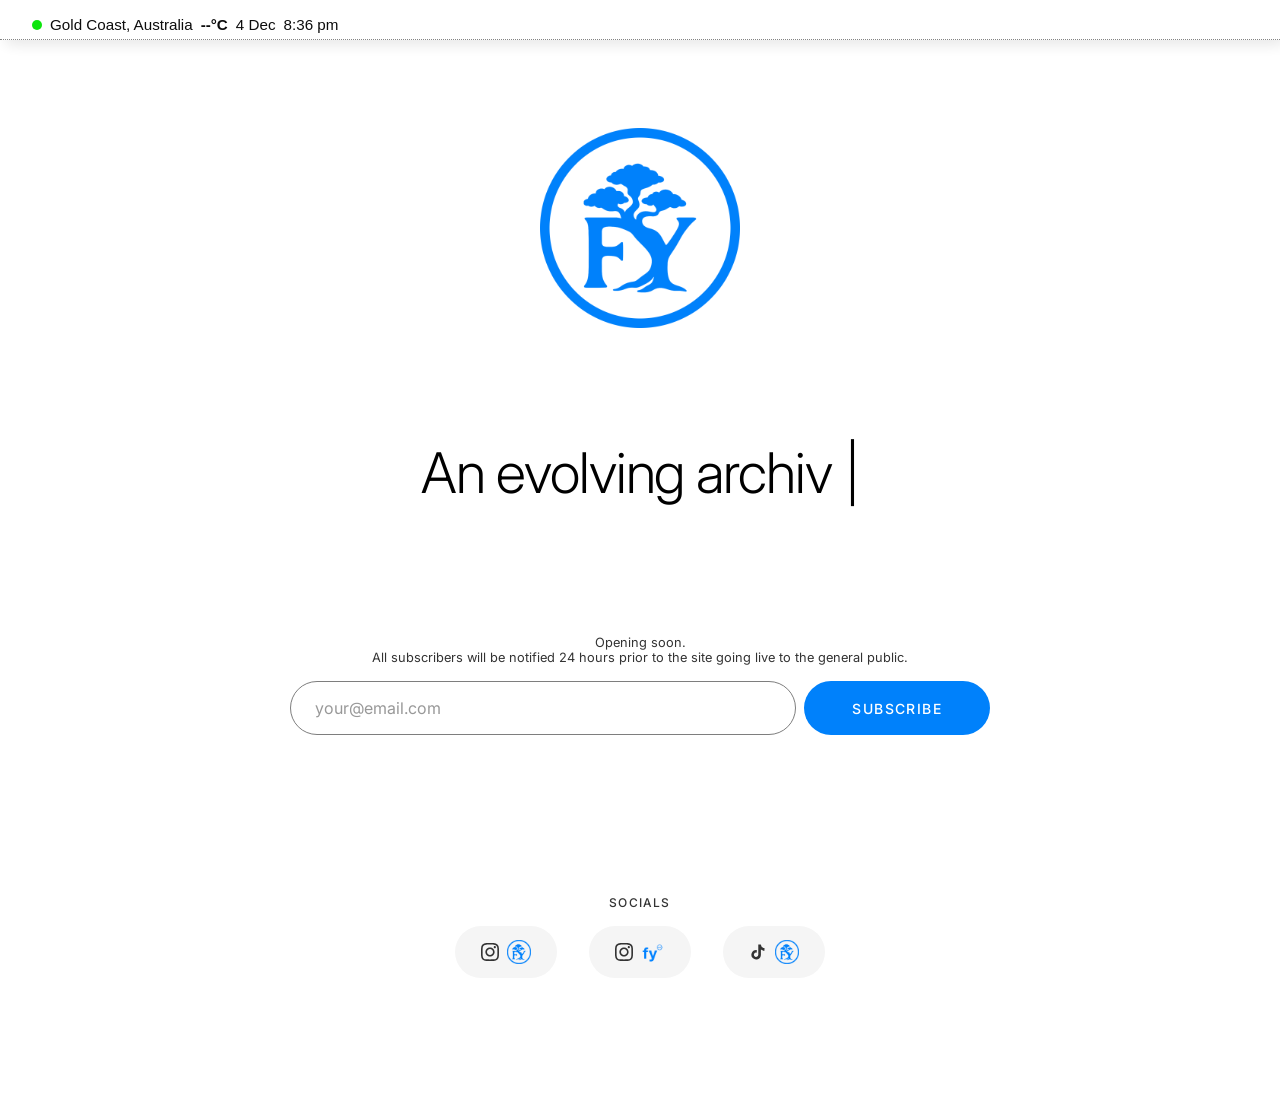
<file: index.html>
<!DOCTYPE html>
<html lang="en">
<head>
    <meta charset="UTF-8">
    <meta name="viewport" content="width=device-width, initial-scale=1.0, maximum-scale=1.0, user-scalable=no, viewport-fit=cover">
    <meta name="apple-mobile-web-app-capable" content="yes">
    <meta name="apple-mobile-web-app-status-bar-style" content="black-translucent">
    <meta name="format-detection" content="telephone=no">
    <title>FUTUREYOU</title>
    <meta name="description" content="Our department of research identifying creative works from around the world.">

    <!-- Favicon -->
    <link rel="icon" type="image/png" href="./public/futureyou-logo-green.png">
    <link rel="apple-touch-icon" href="./public/futureyou-logo-green.png">

    <!-- Google Fonts - Inter -->
    <link rel="preconnect" href="https://fonts.googleapis.com">
    <link rel="preconnect" href="https://fonts.gstatic.com" crossorigin>
    <link href="https://fonts.googleapis.com/css2?family=Inter:wght@300;400;500;600&display=swap" rel="stylesheet">

    <link rel="stylesheet" href="styles.css">
</head>
<body>
    <navbar class="site-navbar">
        <!-- This holds the live location, date, and time -->
  <div class="header-meta">
    <!-- This small green dot copies that Hidden-style live status look -->
    <span class="status-dot"></span> 
    <!-- This is where JavaScript will insert the timezone/location text -->
    <span id="header-location">Gold Coast</span>
    <span id="header-temp">--°C</span>
    <!-- Date and time grouped so they stay on the same line when wrapping -->
    <span class="header-datetime"><span id="header-date">Loading date...</span><span id="header-time">Loading time...</span></span>
  </div>
  </navbar>
    <main class="gallery-container">
        <!-- Logo Section -->
        <header class="logo-section">
            <a href="archive.html"><img src="./public/futureyou-logo-green.png" alt="Future You" class="brand-logo"></a>
        </header>

        <!-- Tagline -->
        <section class="tagline-section">
            <h1 class="tagline">
                <span id="typewriter"></span>
                <span class="cursor">|</span>
            </h1>
        </section>

        <!-- Description 
        <section class="description-section">
            <p class="description">Our department of research identifying creative works from around the world.</p>
        </section> -->

       <!-- <a class="home-btn" href="archive.html">Enter</a>-->

        <!-- Email Form -->
        <section class="email-section">
            <div class="email-home-form-text">
                <p>Opening soon.</p><span>
                    <p>All subscribers will be notified 24 hours prior to the site going live to the general public.</p>
                </span>
              </div>
            <div id="mc_embed_signup">
                <form action="https://futureyoupsd.us2.list-manage.com/subscribe/post?u=0abd978b85418b3a0f5584ee5&amp;id=96c06edeb6&amp;f_id=0019c2e1f0"
                      method="post"
                      id="mc-embedded-subscribe-form"
                      name="mc-embedded-subscribe-form"
                      class="validate email-form"
                      novalidate>
                    <div class="form-group">
                        <input type="email"
                               name="EMAIL"
                               class="required email"
                               id="mce-EMAIL"
                               required
                               placeholder="your@email.com"
                               aria-label="Email address">
                        <button type="submit"
                                name="subscribe"
                                id="mc-embedded-subscribe"
                                class="subscribe-btn">
                            Subscribe
                        </button>
                    </div>

                    <!-- Honeypot field -->
                    <div aria-hidden="true" style="position: absolute; left: -5000px;">
                        <input type="text" name="b_0abd978b85418b3a0f5584ee5_96c06edeb6" tabindex="-1" value="">
                    </div>

                    <!-- Response messages -->
                    <div id="mce-responses" class="clear foot">
                        <div class="response" id="mce-error-response" style="display: none;"></div>
                        <div class="response" id="mce-success-response" style="display: none;"></div>
                    </div>
                </form>
            </div>
        </section>

        <!-- Footer -->
        <footer class="gallery-footer">
            <h4 class="footer-heading">Socials</h4>
            <div class="social-links">
                <a href="https://www.instagram.com/futureyou.rsrch/" target="_blank" rel="noopener noreferrer" class="social-link">
                    <svg class="social-icon" viewBox="0 0 24 24" fill="currentColor">
                        <path d="M12 2.163c3.204 0 3.584.012 4.85.07 3.252.148 4.771 1.691 4.919 4.919.058 1.265.069 1.645.069 4.849 0 3.205-.012 3.584-.069 4.849-.149 3.225-1.664 4.771-4.919 4.919-1.266.058-1.644.07-4.85.07-3.204 0-3.584-.012-4.849-.07-3.26-.149-4.771-1.699-4.919-4.92-.058-1.265-.07-1.644-.07-4.849 0-3.204.013-3.583.07-4.849.149-3.227 1.664-4.771 4.919-4.919 1.266-.057 1.645-.069 4.849-.069zm0-2.163c-3.259 0-3.667.014-4.947.072-4.358.2-6.78 2.618-6.98 6.98-.059 1.281-.073 1.689-.073 4.948 0 3.259.014 3.668.072 4.948.2 4.358 2.618 6.78 6.98 6.98 1.281.058 1.689.072 4.948.072 3.259 0 3.668-.014 4.948-.072 4.354-.2 6.782-2.618 6.979-6.98.059-1.28.073-1.689.073-4.948 0-3.259-.014-3.667-.072-4.947-.196-4.354-2.617-6.78-6.979-6.98-1.281-.059-1.69-.073-4.949-.073zm0 5.838c-3.403 0-6.162 2.759-6.162 6.162s2.759 6.163 6.162 6.163 6.162-2.759 6.162-6.163c0-3.403-2.759-6.162-6.162-6.162zm0 10.162c-2.209 0-4-1.79-4-4 0-2.209 1.791-4 4-4s4 1.791 4 4c0 2.21-1.791 4-4 4zm6.406-11.845c-.796 0-1.441.645-1.441 1.44s.645 1.44 1.441 1.44c.795 0 1.439-.645 1.439-1.44s-.644-1.44-1.439-1.44z"/>
                    </svg>
                    <img src="./public/futureyou-logo-green.png" alt="FutureYou Research Department" class="brand-icon">
                </a>
                <a href="https://www.instagram.com/futureyou.psd/" target="_blank" rel="noopener noreferrer" class="social-link">
                    <svg class="social-icon" viewBox="0 0 24 24" fill="currentColor">
                        <path d="M12 2.163c3.204 0 3.584.012 4.85.07 3.252.148 4.771 1.691 4.919 4.919.058 1.265.069 1.645.069 4.849 0 3.205-.012 3.584-.069 4.849-.149 3.225-1.664 4.771-4.919 4.919-1.266.058-1.644.07-4.85.07-3.204 0-3.584-.012-4.849-.07-3.26-.149-4.771-1.699-4.919-4.92-.058-1.265-.07-1.644-.07-4.849 0-3.204.013-3.583.07-4.849.149-3.227 1.664-4.771 4.919-4.919 1.266-.057 1.645-.069 4.849-.069zm0-2.163c-3.259 0-3.667.014-4.947.072-4.358.2-6.78 2.618-6.98 6.98-.059 1.281-.073 1.689-.073 4.948 0 3.259.014 3.668.072 4.948.2 4.358 2.618 6.78 6.98 6.98 1.281.058 1.689.072 4.948.072 3.259 0 3.668-.014 4.948-.072 4.354-.2 6.782-2.618 6.979-6.98.059-1.28.073-1.689.073-4.948 0-3.259-.014-3.667-.072-4.947-.196-4.354-2.617-6.78-6.979-6.98-1.281-.059-1.69-.073-4.949-.073zm0 5.838c-3.403 0-6.162 2.759-6.162 6.162s2.759 6.163 6.162 6.163 6.162-2.759 6.162-6.163c0-3.403-2.759-6.162-6.162-6.162zm0 10.162c-2.209 0-4-1.79-4-4 0-2.209 1.791-4 4-4s4 1.791 4 4c0 2.21-1.791 4-4 4zm6.406-11.845c-.796 0-1.441.645-1.441 1.44s.645 1.44 1.441 1.44c.795 0 1.439-.645 1.439-1.44s-.644-1.44-1.439-1.44z"/>
                    </svg>
                    <img src="./public/fypsd26logo.png" alt="FutureYou PSD" class="brand-icon">
                </a>
                <a href="https://www.tiktok.com/@futureyou_rsrchdpt" target="_blank" rel="noopener noreferrer" class="social-link">
                    <svg class="social-icon" viewBox="0 0 24 24" fill="currentColor">
                        <path d="M19.59 6.69a4.83 4.83 0 0 1-3.77-4.25V2h-3.45v13.67a2.89 2.89 0 0 1-5.2 1.74 2.89 2.89 0 0 1 2.31-4.64 2.93 2.93 0 0 1 .88.13V9.4a6.84 6.84 0 0 0-1-.05A6.33 6.33 0 0 0 5 20.1a6.34 6.34 0 0 0 10.86-4.43v-7a8.16 8.16 0 0 0 4.77 1.52v-3.4a4.85 4.85 0 0 1-1-.1z"/>
                    </svg>
                    <img src="./public/futureyou-logo-green.png" alt="FutureYou Research Department" class="brand-icon">
                </a>
            </div>
        </footer>
    </main>

    <script src="script.js"></script>
</body>
</html>
</file>
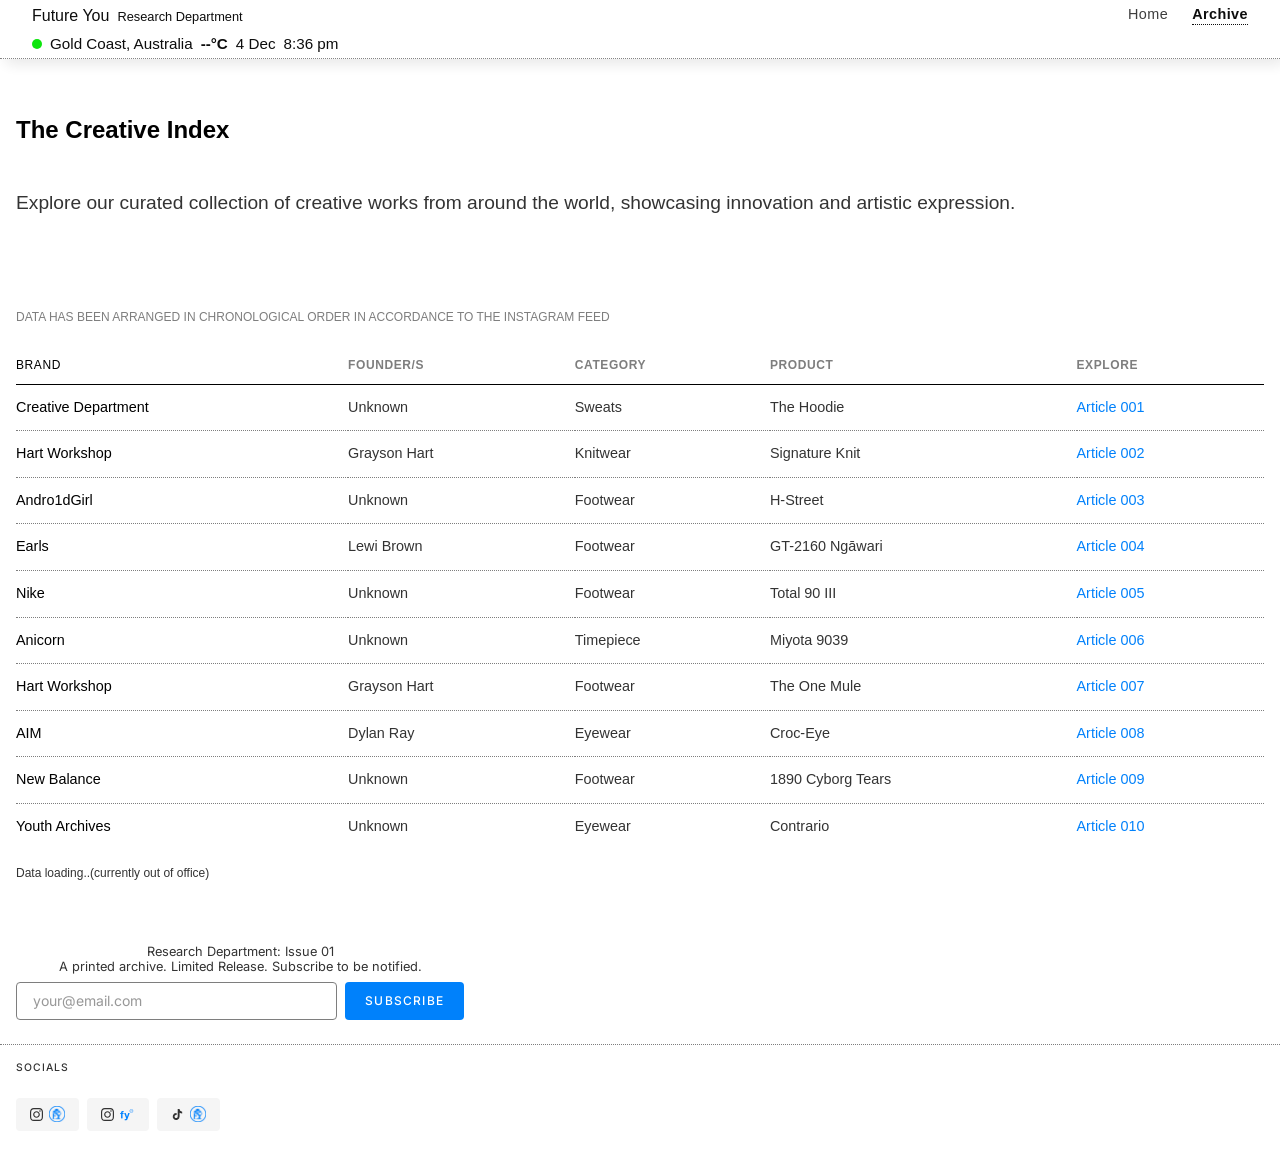
<file: archive.html>
<!DOCTYPE html>
<html lang="en">
<head>
    <meta charset="UTF-8">
    <meta name="viewport" content="width=device-width, initial-scale=1.0, maximum-scale=1.0, user-scalable=no, viewport-fit=cover">
    <meta name="apple-mobile-web-app-capable" content="yes">
    <meta name="apple-mobile-web-app-status-bar-style" content="black-translucent">
    <meta name="format-detection" content="telephone=no">
    <title>FUTUREYOU - A Creative Index</title>
    <meta name="description" content="Our department of research identifying creative works from around the world.">

    <!-- Favicon -->
    <link rel="icon" type="image/png" href="./public/futureyou-logo-green.png">
    <link rel="apple-touch-icon" href="./public/futureyou-logo-green.png">

    <!-- Google Fonts - Inter -->
    <link rel="preconnect" href="https://fonts.googleapis.com">
    <link rel="preconnect" href="https://fonts.gstatic.com" crossorigin>
    <link href="https://fonts.googleapis.com/css2?family=Inter:wght@300;400;500;600&display=swap" rel="stylesheet">

    <link rel="stylesheet" href="styles.css">
</head>
<body>
  
    <!-- ====== Top Navbar ====== -->
    <navbar class="site-navbar">
      <div class="navbar-top-row">
        <div class="brand">
          <a class="wordmark" href="index.html">Future You</a>
          <span class="byline">Research Department</span>
        </div>
        <nav class="desktop-nav">
          <a class="desktop-nav-link" href="index.html">Home</a>
          <a class="desktop-nav-link active" href="archive.html">Archive</a>
        </nav>
        <button class="hamburger" id="hamburger" aria-label="Open menu" aria-expanded="false">[Menu]</button>
      </div>

      <!-- This holds the live location, date, and time -->
      <div class="header-meta">
        <span class="status-dot"></span>
        <span id="header-location">Gold Coast</span>
        <span id="header-temp">--°C</span>
        <span class="header-datetime"><span id="header-date">Loading date...</span><span id="header-time">Loading time...</span></span>
      </div>
    </navbar>
    <!-- End Navbar -->

    <!-- ====== Mobile Menu Drawer ====== -->
    <div class="mobile-menu" id="mobile-menu" aria-hidden="true">
      <button class="mobile-menu-close" id="mobile-menu-close" aria-label="Close menu">[Close]</button>
      <nav class="mobile-nav">
        <a class="mobile-nav-link" href="index.html">Home</a>
        <a class="mobile-nav-link active" href="archive.html">Archive</a>
      </nav>
    </div>
    <div class="mobile-menu-overlay" id="mobile-menu-overlay"></div>
  <!-- ====== Main Content ====== -->
    <main>
        <section class="archive-section">
            <h1 class="archive-header">The Creative Index</h1>
            <p class="archive-description">Explore our curated collection of creative works from around the world, showcasing innovation and artistic expression.</p>
            <div class="archive-table-wrapper">
              <table class="archive-table">
                <thead>
                  <legend>DATA HAS BEEN ARRANGED IN CHRONOLOGICAL ORDER IN ACCORDANCE TO THE INSTAGRAM FEED</legend>
                  <tr>
                    <th class="table brand">Brand</th>
                    <th class="table founder">Founder/s</th>
                    <th class="table category">Category</th>
                    <th class="table product">Product</th>
                    <th class="table explore">Explore</th>
                  </tr>
                </thead>
                <tbody>
                  <tr>
                    <td>Creative Department</td>
                    <td>Unknown</td>
                    <td>Sweats</td>
                    <td>The Hoodie</td>
                    <td><a>Article 001</a></td>
                  </tr>

                  <tr>
                    <td>Hart Workshop</td>
                    <td>Grayson Hart</td>
                    <td>Knitwear</td>
                    <td>Signature Knit</td>
                    <td><a>Article 002</a></td>
                  </tr>

                  <tr>
                    <td>
                      Andro1dGirl</td>
                    <td>Unknown</td>
                    <td>Footwear</td>
                    <td>H-Street</td>
                    <td><a>Article 003</a></td>
                  </tr>

                  <tr>
                    <td>Earls</td>
                    <td>Lewi Brown</td>
                    <td>Footwear</td>
                    <td>GT-2160
                      Ngāwari </td>
                    <td><a>Article 004</a></td>
                  </tr>

                  <tr>
                    <td>Nike</td>
                    <td>Unknown</td>
                    <td>Footwear</td>
                    <td>Total 90 III</td>
                    <td><a>Article 005</a></td>
                  </tr>

                  <tr>
                    <td>Anicorn</td>
                    <td>Unknown</td>
                    <td>Timepiece</td>
                    <td>Miyota 9039</td>
                    <td><a>Article 006</a></td>
                  </tr>

                  <tr>
                    <td>Hart Workshop</td>
                    <td>Grayson Hart</td>
                    <td>Footwear</td>
                    <td>The One Mule</td>
                    <td><a>Article 007</a></td>
                  </tr>

                  <tr>
                    <td>AIM</td>
                    <td>Dylan Ray</td>
                    <td>Eyewear</td>
                    <td>Croc-Eye</td>
                    <td><a>Article 008</a></td>
                  </tr>

                  <tr>
                    <td>New Balance</td>
                    <td>Unknown</td>
                    <td>Footwear</td>
                    <td>1890 Cyborg Tears</td>
                    <td><a>Article 009</a></td>
                  </tr>

                  <tr>
                    <td>Youth Archives</td>
                    <td>Unknown</td>
                    <td>Eyewear</td>
                    <td>Contrario</td>
                    <td><a>Article 010</a></td>
                  </tr>
                  
                  <!-- More rows can be added here -->
                </tbody>
              </table>
              <p class="table-footer-text">Data loading..(currently out of office)</p>
            </div>
        </section>

        <!-- Email Form -->
        <section class="email-section archive-email-section">
          <div class="email-form-text">
            <p>Research Department: Issue 01</p><span>A printed archive. Limited Release.</span> <p>Subscribe to be notified.</p>
          </div>
            <div id="mc_embed_signup">
                <form action="https://futureyoupsd.us2.list-manage.com/subscribe/post?u=0abd978b85418b3a0f5584ee5&amp;id=96c06edeb6&amp;f_id=0019c2e1f0"
                      method="post"
                      id="mc-embedded-subscribe-form"
                      name="mc-embedded-subscribe-form"
                      class="validate email-form"
                      novalidate>
                    <div class="form-group">
                        <input type="email"
                               name="EMAIL"
                               class="required email"
                               id="mce-EMAIL"
                               required
                               placeholder="your@email.com"
                               aria-label="Email address">
                        <button type="submit"
                                name="subscribe"
                                id="mc-embedded-subscribe"
                                class="subscribe-btn">
                            Subscribe
                        </button>
                    </div>

                    <!-- Honeypot field -->
                    <div aria-hidden="true" style="position: absolute; left: -5000px;">
                        <input type="text" name="b_0abd978b85418b3a0f5584ee5_96c06edeb6" tabindex="-1" value="">
                    </div>

                    <!-- Response messages -->
                    <div id="mce-responses" class="clear foot">
                        <div class="response" id="mce-error-response" style="display: none;"></div>
                        <div class="response" id="mce-success-response" style="display: none;"></div>
                    </div>
                </form>
            </div>
        </section>

        <!-- Footer -->
        <footer class="gallery-footer archive-footer">
            <h4 class="footer-heading">Socials</h4>
            <div class="social-links">
                <a href="https://www.instagram.com/futureyou.rsrch/" target="_blank" rel="noopener noreferrer" class="social-link">
                    <svg class="social-icon" viewBox="0 0 24 24" fill="currentColor">
                        <path d="M12 2.163c3.204 0 3.584.012 4.85.07 3.252.148 4.771 1.691 4.919 4.919.058 1.265.069 1.645.069 4.849 0 3.205-.012 3.584-.069 4.849-.149 3.225-1.664 4.771-4.919 4.919-1.266.058-1.644.07-4.85.07-3.204 0-3.584-.012-4.849-.07-3.26-.149-4.771-1.699-4.919-4.92-.058-1.265-.07-1.644-.07-4.849 0-3.204.013-3.583.07-4.849.149-3.227 1.664-4.771 4.919-4.919 1.266-.057 1.645-.069 4.849-.069zm0-2.163c-3.259 0-3.667.014-4.947.072-4.358.2-6.78 2.618-6.98 6.98-.059 1.281-.073 1.689-.073 4.948 0 3.259.014 3.668.072 4.948.2 4.358 2.618 6.78 6.98 6.98 1.281.058 1.689.072 4.948.072 3.259 0 3.668-.014 4.948-.072 4.354-.2 6.782-2.618 6.979-6.98.059-1.28.073-1.689.073-4.948 0-3.259-.014-3.667-.072-4.947-.196-4.354-2.617-6.78-6.979-6.98-1.281-.059-1.69-.073-4.949-.073zm0 5.838c-3.403 0-6.162 2.759-6.162 6.162s2.759 6.163 6.162 6.163 6.162-2.759 6.162-6.163c0-3.403-2.759-6.162-6.162-6.162zm0 10.162c-2.209 0-4-1.79-4-4 0-2.209 1.791-4 4-4s4 1.791 4 4c0 2.21-1.791 4-4 4zm6.406-11.845c-.796 0-1.441.645-1.441 1.44s.645 1.44 1.441 1.44c.795 0 1.439-.645 1.439-1.44s-.644-1.44-1.439-1.44z"/>
                    </svg>
                    <img src="./public/futureyou-logo-green.png" alt="FutureYou Research Department" class="brand-icon">
                </a>
                <a href="https://www.instagram.com/futureyou.psd/" target="_blank" rel="noopener noreferrer" class="social-link">
                    <svg class="social-icon" viewBox="0 0 24 24" fill="currentColor">
                        <path d="M12 2.163c3.204 0 3.584.012 4.85.07 3.252.148 4.771 1.691 4.919 4.919.058 1.265.069 1.645.069 4.849 0 3.205-.012 3.584-.069 4.849-.149 3.225-1.664 4.771-4.919 4.919-1.266.058-1.644.07-4.85.07-3.204 0-3.584-.012-4.849-.07-3.26-.149-4.771-1.699-4.919-4.92-.058-1.265-.07-1.644-.07-4.849 0-3.204.013-3.583.07-4.849.149-3.227 1.664-4.771 4.919-4.919 1.266-.057 1.645-.069 4.849-.069zm0-2.163c-3.259 0-3.667.014-4.947.072-4.358.2-6.78 2.618-6.98 6.98-.059 1.281-.073 1.689-.073 4.948 0 3.259.014 3.668.072 4.948.2 4.358 2.618 6.78 6.98 6.98 1.281.058 1.689.072 4.948.072 3.259 0 3.668-.014 4.948-.072 4.354-.2 6.782-2.618 6.979-6.98.059-1.28.073-1.689.073-4.948 0-3.259-.014-3.667-.072-4.947-.196-4.354-2.617-6.78-6.979-6.98-1.281-.059-1.69-.073-4.949-.073zm0 5.838c-3.403 0-6.162 2.759-6.162 6.162s2.759 6.163 6.162 6.163 6.162-2.759 6.162-6.163c0-3.403-2.759-6.162-6.162-6.162zm0 10.162c-2.209 0-4-1.79-4-4 0-2.209 1.791-4 4-4s4 1.791 4 4c0 2.21-1.791 4-4 4zm6.406-11.845c-.796 0-1.441.645-1.441 1.44s.645 1.44 1.441 1.44c.795 0 1.439-.645 1.439-1.44s-.644-1.44-1.439-1.44z"/>
                    </svg>
                    <img src="./public/fypsd26logo.png" alt="FutureYou PSD" class="brand-icon">
                </a>
                <a href="https://www.tiktok.com/@futureyou_rsrchdpt" target="_blank" rel="noopener noreferrer" class="social-link">
                    <svg class="social-icon" viewBox="0 0 24 24" fill="currentColor">
                        <path d="M19.59 6.69a4.83 4.83 0 0 1-3.77-4.25V2h-3.45v13.67a2.89 2.89 0 0 1-5.2 1.74 2.89 2.89 0 0 1 2.31-4.64 2.93 2.93 0 0 1 .88.13V9.4a6.84 6.84 0 0 0-1-.05A6.33 6.33 0 0 0 5 20.1a6.34 6.34 0 0 0 10.86-4.43v-7a8.16 8.16 0 0 0 4.77 1.52v-3.4a4.85 4.85 0 0 1-1-.1z"/>
                    </svg>
                    <img src="./public/futureyou-logo-green.png" alt="FutureYou Research Department" class="brand-icon">
                </a>
            </div>
        </footer>
    </main>

  <script src="script.js"></script>
</body>

</html>
</file>
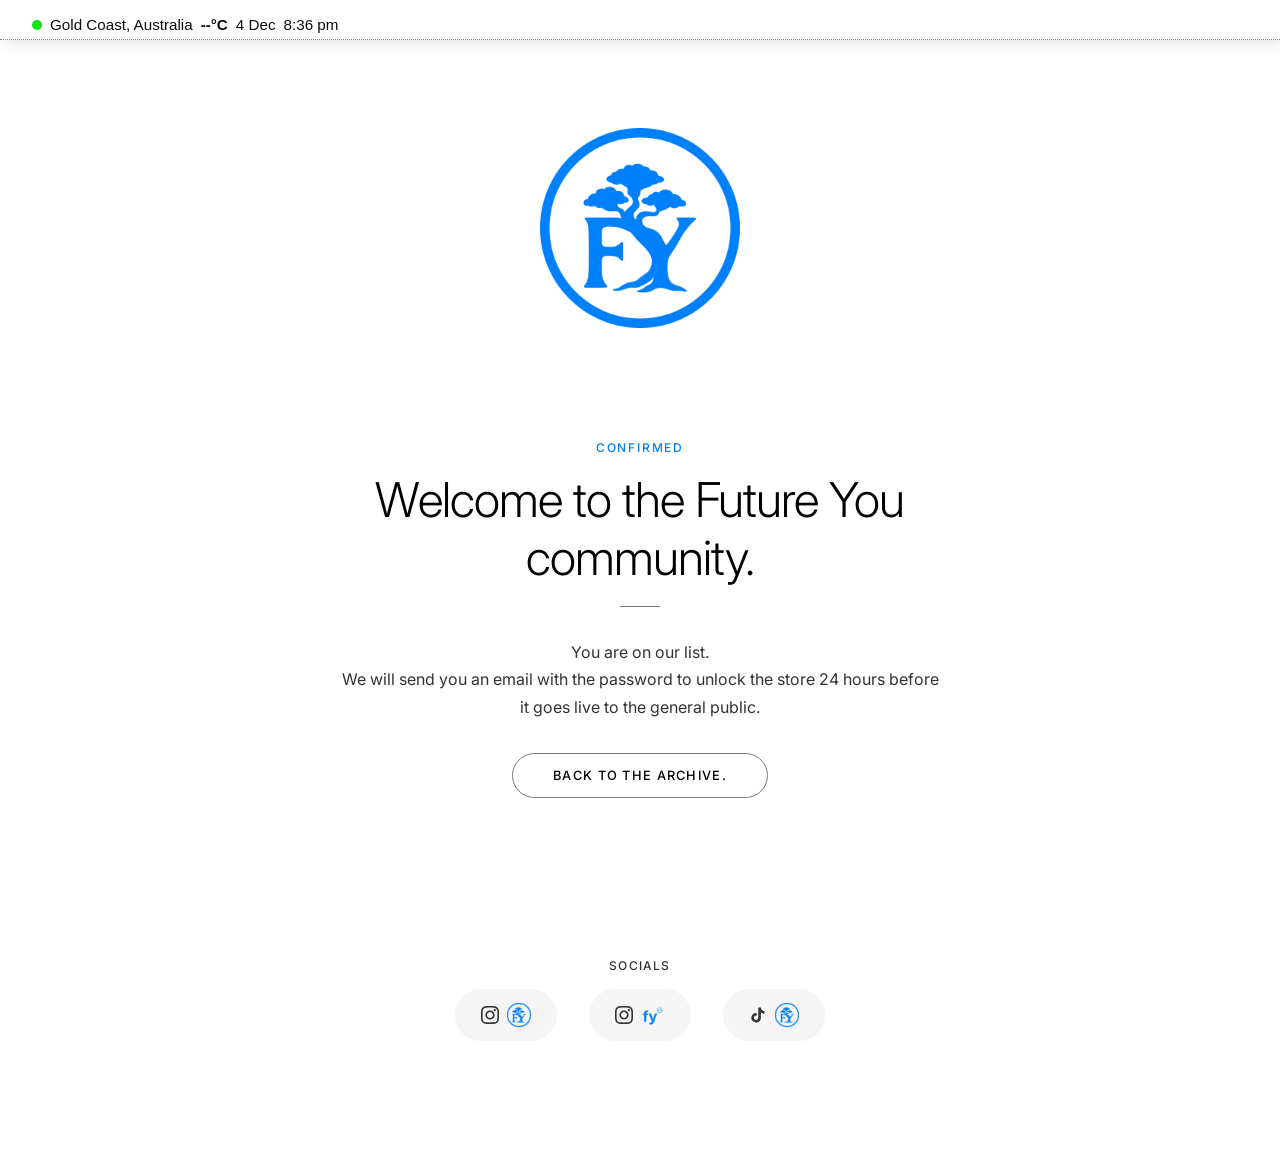
<file: thank-you.html>
<!DOCTYPE html>
<html lang="en">
<head>
    <meta charset="UTF-8">
    <meta name="viewport" content="width=device-width, initial-scale=1.0, maximum-scale=1.0, user-scalable=no, viewport-fit=cover">
    <meta name="apple-mobile-web-app-capable" content="yes">
    <meta name="apple-mobile-web-app-status-bar-style" content="black-translucent">
    <meta name="format-detection" content="telephone=no">
    <title>FUTUREYOU - You're In</title>
    <meta name="description" content="You're subscribed. We'll notify you 24 hours before the store goes public.">

    <!-- Favicon -->
    <link rel="icon" type="image/png" href="./public/futureyou-logo-green.png">
    <link rel="apple-touch-icon" href="./public/futureyou-logo-green.png">

    <!-- Google Fonts - Inter -->
    <link rel="preconnect" href="https://fonts.googleapis.com">
    <link rel="preconnect" href="https://fonts.gstatic.com" crossorigin>
    <link href="https://fonts.googleapis.com/css2?family=Inter:wght@300;400;500;600&display=swap" rel="stylesheet">

    <link rel="stylesheet" href="styles.css">

    <style>
        .thankyou-section {
            width: 100%;
            max-width: 600px;
            text-align: center;
            animation: fadeInUp var(--transition-slow) ease-out 0.1s both;
        }

        .thankyou-label {
            font-size: 0.75rem;
            font-weight: 500;
            text-transform: uppercase;
            letter-spacing: 0.15em;
            color: var(--color-blue);
            margin-bottom: 1rem;
        }

        .thankyou-heading {
            font-size: clamp(1.75rem, 6vw, 3rem);
            font-weight: 300;
            letter-spacing: -0.02em;
            line-height: 1.2;
            color: var(--color-black);
            margin-bottom: 1.25rem;
        }

        .thankyou-body {
            font-size: clamp(0.875rem, 2vw, 1rem);
            font-weight: 400;
            line-height: 1.7;
            color: var(--color-gray-dark);
            margin-bottom: 2rem;
        }

        .thankyou-divider {
            width: 40px;
            height: 1px;
            background: var(--color-gray-medium);
            margin: 0 auto 2rem;
        }

        .back-link {
            display: inline-block;
            padding: 0.875rem 2.5rem;
            border: 1px solid var(--color-gray-medium);
            border-radius: 50px;
            font-family: var(--font-primary);
            font-size: 0.8rem;
            font-weight: 500;
            text-transform: uppercase;
            letter-spacing: 0.1em;
            color: var(--color-black);
            text-decoration: none;
            transition: all var(--transition-normal);
        }

        .back-link:hover {
            border-color: var(--color-blue);
            color: var(--color-blue);
            transform: translateY(-2px);
        }
    </style>
</head>
<body>
    <navbar class="site-navbar">
        <div class="header-meta">
            <span class="status-dot"></span>
            <span id="header-location">Gold Coast</span>
            <span id="header-temp">--°C</span>
            <span class="header-datetime"><span id="header-date">Loading date...</span><span id="header-time">Loading time...</span></span>
        </div>
    </navbar>

    <main class="gallery-container">
        <!-- Logo -->
        <header class="logo-section">
            <a href="index.html"><img src="./public/futureyou-logo-green.png" alt="Future You" class="brand-logo"></a>
        </header>

        <!-- Thank You Message -->
        <section class="thankyou-section">
            <p class="thankyou-label">Confirmed</p>
            <h1 class="thankyou-heading">Welcome to the Future You community.</h1>
            <div class="thankyou-divider"></div>
            <p class="thankyou-body">
                You are on our list.<br>
                We will send you an email with the password to unlock the store 24 hours before it goes live to the general public.
            </p>
            <a href="index.html" class="back-link">Back To The Archive.</a>
        </section>

        <!-- Footer -->
        <footer class="gallery-footer">
            <h4 class="footer-heading">Socials</h4>
            <div class="social-links">
                <a href="https://www.instagram.com/futureyou.rsrch/" target="_blank" rel="noopener noreferrer" class="social-link">
                    <svg class="social-icon" viewBox="0 0 24 24" fill="currentColor">
                        <path d="M12 2.163c3.204 0 3.584.012 4.85.07 3.252.148 4.771 1.691 4.919 4.919.058 1.265.069 1.645.069 4.849 0 3.205-.012 3.584-.069 4.849-.149 3.225-1.664 4.771-4.919 4.919-1.266.058-1.644.07-4.85.07-3.204 0-3.584-.012-4.849-.07-3.26-.149-4.771-1.699-4.919-4.92-.058-1.265-.07-1.644-.07-4.849 0-3.204.013-3.583.07-4.849.149-3.227 1.664-4.771 4.919-4.919 1.266-.057 1.645-.069 4.849-.069zm0-2.163c-3.259 0-3.667.014-4.947.072-4.358.2-6.78 2.618-6.98 6.98-.059 1.281-.073 1.689-.073 4.948 0 3.259.014 3.668.072 4.948.2 4.358 2.618 6.78 6.98 6.98 1.281.058 1.689.072 4.948.072 3.259 0 3.668-.014 4.948-.072 4.354-.2 6.782-2.618 6.979-6.98.059-1.28.073-1.689.073-4.948 0-3.259-.014-3.667-.072-4.947-.196-4.354-2.617-6.78-6.979-6.98-1.281-.059-1.69-.073-4.949-.073zm0 5.838c-3.403 0-6.162 2.759-6.162 6.162s2.759 6.163 6.162 6.163 6.162-2.759 6.162-6.163c0-3.403-2.759-6.162-6.162-6.162zm0 10.162c-2.209 0-4-1.79-4-4 0-2.209 1.791-4 4-4s4 1.791 4 4c0 2.21-1.791 4-4 4zm6.406-11.845c-.796 0-1.441.645-1.441 1.44s.645 1.44 1.441 1.44c.795 0 1.439-.645 1.439-1.44s-.644-1.44-1.439-1.44z"/>
                    </svg>
                    <img src="./public/futureyou-logo-green.png" alt="FutureYou Research Department" class="brand-icon">
                </a>
                <a href="https://www.instagram.com/futureyou.psd/" target="_blank" rel="noopener noreferrer" class="social-link">
                    <svg class="social-icon" viewBox="0 0 24 24" fill="currentColor">
                        <path d="M12 2.163c3.204 0 3.584.012 4.85.07 3.252.148 4.771 1.691 4.919 4.919.058 1.265.069 1.645.069 4.849 0 3.205-.012 3.584-.069 4.849-.149 3.225-1.664 4.771-4.919 4.919-1.266.058-1.644.07-4.85.07-3.204 0-3.584-.012-4.849-.07-3.26-.149-4.771-1.699-4.919-4.92-.058-1.265-.07-1.644-.07-4.849 0-3.204.013-3.583.07-4.849.149-3.227 1.664-4.771 4.919-4.919 1.266-.057 1.645-.069 4.849-.069zm0-2.163c-3.259 0-3.667.014-4.947.072-4.358.2-6.78 2.618-6.98 6.98-.059 1.281-.073 1.689-.073 4.948 0 3.259.014 3.668.072 4.948.2 4.358 2.618 6.78 6.98 6.98 1.281.058 1.689.072 4.948.072 3.259 0 3.668-.014 4.948-.072 4.354-.2 6.782-2.618 6.979-6.98.059-1.28.073-1.689.073-4.948 0-3.259-.014-3.667-.072-4.947-.196-4.354-2.617-6.78-6.979-6.98-1.281-.059-1.69-.073-4.949-.073zm0 5.838c-3.403 0-6.162 2.759-6.162 6.162s2.759 6.163 6.162 6.163 6.162-2.759 6.162-6.163c0-3.403-2.759-6.162-6.162-6.162zm0 10.162c-2.209 0-4-1.79-4-4 0-2.209 1.791-4 4-4s4 1.791 4 4c0 2.21-1.791 4-4 4zm6.406-11.845c-.796 0-1.441.645-1.441 1.44s.645 1.44 1.441 1.44c.795 0 1.439-.645 1.439-1.44s-.644-1.44-1.439-1.44z"/>
                    </svg>
                    <img src="./public/fypsd26logo.png" alt="FutureYou PSD" class="brand-icon">
                </a>
                <a href="https://www.tiktok.com/@futureyou_rsrchdpt" target="_blank" rel="noopener noreferrer" class="social-link">
                    <svg class="social-icon" viewBox="0 0 24 24" fill="currentColor">
                        <path d="M19.59 6.69a4.83 4.83 0 0 1-3.77-4.25V2h-3.45v13.67a2.89 2.89 0 0 1-5.2 1.74 2.89 2.89 0 0 1 2.31-4.64 2.93 2.93 0 0 1 .88.13V9.4a6.84 6.84 0 0 0-1-.05A6.33 6.33 0 0 0 5 20.1a6.34 6.34 0 0 0 10.86-4.43v-7a8.16 8.16 0 0 0 4.77 1.52v-3.4a4.85 4.85 0 0 1-1-.1z"/>
                    </svg>
                    <img src="./public/futureyou-logo-green.png" alt="FutureYou Research Department" class="brand-icon">
                </a>
            </div>
        </footer>
    </main>

    <script src="script.js"></script>
</body>
</html>
</file>
<file: styles.css>
/* ===================================
   FUTUREYOU - Premium Art Gallery Landing Page
   Design: Minimal, luxury, black & white with blue accents
   =================================== */

/* CSS Variables - Design System */
:root {
  /* Colors */
  --color-white: #FFFFFF;
  --color-black: #000000;
  --color-gray-light: #F5F5F5;
  --color-gray-medium: #7e7e7e;
  --color-gray-dark: #333333;
  --color-blue: #0081fb;
  --color-blue-hover: #0070db;
  --color-blue-active: #0060bb;

  /* Spacing (8px base) */
  --space-xs: 0.5rem;     /* 8px */
  --space-sm: 1rem;       /* 16px */
  --space-md: 2rem;       /* 32px */
  --space-lg: 4rem;       /* 64px */
  --space-xl: 6rem;       /* 96px */
  --space-2xl: 8rem;      /* 128px */

  /* Typography */
  --font-primary: 'Inter', -apple-system, BlinkMacSystemFont, 'SF Pro Display', 'Helvetica Neue', Arial, sans-serif;
  --font-secondary: 'Helvetica neue', Poppins, -apple-system, BlinkMacSystemFont, 'SF Pro Display', 'Helvetica Neue', Arial, sans-serif;

  /* Transitions */
  --transition-fast: 150ms cubic-bezier(0.4, 0, 0.2, 1);
  --transition-normal: 300ms cubic-bezier(0.4, 0, 0.2, 1);
  --transition-slow: 500ms cubic-bezier(0.4, 0, 0.2, 1);
}

/* ===================================
   Reset & Base Styles
   =================================== */

*,
*::before,
*::after {
  margin: 0;
  padding: 0;
  box-sizing: border-box;
}

html {
  scroll-behavior: smooth;
}

body {
  font-family: var(--font-primary);
  color: var(--color-black);
  background: var(--color-white);
  -webkit-font-smoothing: antialiased;
  -moz-osx-font-smoothing: grayscale;
  overflow-x: hidden;
}

.site-navbar {
  position: fixed;
  top: 0;
  left: 0;
  padding: 6px var(--space-md);
  width: 100%;
  background: var(--color-white);
  border-bottom: 1px dotted var(--color-gray-medium);
  z-index: 1000;
  display: flex;
  flex-direction: column;
  align-items: flex-start;
  opacity: 0.95;
  box-shadow: 5px 5px 15px rgba(0, 0, 0, 0.1);
  box-sizing: border-box;
}

.navbar-top-row {
  display: flex;
  align-items: center;
  justify-content: space-between;
  width: 100%;
}

/* Hamburger button */
.hamburger {
  background: none;
  border: none;
  font-family: var(--font-secondary);
  font-size: 1rem;
  font-weight: 500;
  color: var(--color-black);
  cursor: pointer;
  padding: 0;
  letter-spacing: 0.05em;
  display: none; /* Hidden on desktop */
}

/* Mobile menu drawer */
.mobile-menu {
  position: fixed;
  top: 0;
  right: -100%;
  width: 260px;
  height: 100%;
  background: var(--color-white);
  border-left: 1px dotted var(--color-gray-medium);
  z-index: 1100;
  display: flex;
  flex-direction: column;
  padding: 2rem 1.5rem;
  transition: right 0.25s ease;
}

.mobile-menu.open {
  right: 0;
}

.mobile-menu-close {
  background: none;
  border: none;
  font-family: var(--font-secondary);
  font-size: 1rem;
  font-weight: 500;
  color: var(--color-black);
  cursor: pointer;
  padding: 0;
  align-self: flex-end;
}

.mobile-nav {
  display: flex;
  flex-direction: column;
  gap: 1.5rem;
  margin-top: 1.5rem;
}

.mobile-nav-link {
  font-family: var(--font-secondary);
  font-size: 1rem;
  font-weight: 500;
  color: var(--color-gray-dark);
  text-decoration: none;
  letter-spacing: 0.03em;
  padding-bottom: 1rem;
  border-bottom: 1px dotted var(--color-gray-medium);
}

.mobile-nav-link.active {
  color: var(--color-black);
  font-weight: 600;
}

.mobile-nav-link:hover {
  color: var(--color-black);
}

/* Overlay behind the drawer */
.mobile-menu-overlay {
  display: none;
  position: fixed;
  inset: 0;
  background: rgba(0, 0, 0, 0.2);
  z-index: 1050;
}

.mobile-menu-overlay.open {
  display: block;
}

/* Desktop nav */
.desktop-nav {
  display: flex;
  align-items: center;
  gap: 1.5rem;
}

.desktop-nav-link {
  font-family: var(--font-secondary);
  font-size: 0.9rem;
  font-weight: 500;
  color: var(--color-gray-dark);
  text-decoration: none;
  letter-spacing: 0.03em;
  padding-bottom: 2px;
  border-bottom: 1px dotted transparent;
}

.desktop-nav-link.active {
  color: var(--color-black);
  font-weight: 600;
  border-bottom-color: var(--color-black);
}

.desktop-nav-link:hover {
  color: var(--color-black);
  border-bottom-color: var(--color-gray-medium);
}

/* Show hamburger on mobile, hide desktop nav */
@media (max-width: 768px) {
  .hamburger {
    display: block;
  }

  .desktop-nav {
    display: none;
  }
}

.brand {
  display: flex;
  align-items: baseline;
  gap: 0.5rem;
  flex-wrap: nowrap;
  white-space: nowrap;
  
}

.wordmark {
  font-family: var(--font-secondary);
  font-size: 1rem;
  font-weight: 500;
  color: var(--color-black);
}

.byline {
  font-family: var(--font-secondary);
  font-size: 0.8rem;
  font-weight: 475;
  color: var(--muted);
}

  /* This styles the middle meta section */
  .header-meta {
    display: flex;
    align-items: center;
    margin-top: 10px;
    gap: 0.5rem;
    font-size: 0.95rem;
    font-weight: 500;
    font-family: "Helvetica Neue", sans-serif;
    flex-wrap: nowrap;
    white-space: nowrap;
  }
  
  .header-datetime {
    display: flex;
    flex-wrap: nowrap; /* Keeps date and time on the same line */
    justify-content: flex-start; /* Aligns date and time to the left */
    flex-basis: auto; /* Allows date and time to take up necessary space without forcing it to wrap */
    gap: 0.5rem;
    color: var(--muted);
  }
  
  /* This creates the small green live-status dot */
  @keyframes pulse {
    0%, 100% { box-shadow: 0 0 0 0 rgba(0, 228, 0, 0.5); }
    50%       { box-shadow: 0 0 0 5px rgba(0, 228, 0, 0); }
  }
  
  .status-dot {
    width: 10px;
    height: 10px;
    background-color: rgb(0, 228, 0);
    border-radius: 50%;
    display: inline-block;
    transition: 0.5s ease;
    animation: pulse 2s ease-in-out infinite;
  }
  
  .status-dot:hover {
    background-color: rgb(0, 200, 0); /* Darkens the dot on hover for interactivity */
    transform: scale(1.5); /* Slightly enlarges the dot on hover */
  }
  
  /* This styles the temperature text */
  #header-temp {
    font-weight: 600;
  }
  
  /* This improves the layout on smaller screens */
  @media (max-width: 768px) {
    .header-meta {
      flex-direction: row; /* Stacks the items vertically on small screens */
      align-items: flex-start; /* Aligns items to the left */
      justify-content: center;
    }
  }

  /* Mobile Layout */
  @media screen and (max-width: 480px) {
    .header-meta {
      flex-direction: row; /* Stacks the items vertically on mobile */
      align-items: center; /* Centers items on mobile */
      gap: 0.25rem; /* Reduces gap for mobile */
      
    }
    
    .header-datetime {
      justify-content: center; /* Centers date and time on mobile */
      gap: .25rem; /* Reduces gap for mobile */
      
    }
    
  }

img {
  max-width: 100%;
  height: auto;
  display: block;
}

button {
  font-family: inherit;
  border: none;
  cursor: pointer;
}

input {
  font-family: inherit;
}

a {
  text-decoration: none;
  color: inherit;
}

/* ===================================
   Main Layout
   =================================== */

.gallery-container {
  min-height: 100vh;
  min-height: 100dvh; /* Dynamic viewport height for mobile */
  display: flex;
  flex-direction: column;
  justify-content: center;
  align-items: center;
  padding: var(--space-lg) var(--space-md);
  gap: var(--space-xl);
}

.logo-section,
.tagline-section,
.description-section,
.email-section {
  width: 100%;
  max-width: 600px;
  text-align: center;
}

/* ===================================
   Logo Section
   =================================== */

.logo-section {
  display: flex;
  justify-content: center;
  align-items: center;
}

.brand-logo {
  width: clamp(120px, 30vw, 200px);
  height: auto;
  object-fit: contain;
  margin-bottom: -1rem; /* Adjusts spacing below the logo */
}

/* ===================================
   Typography
   =================================== */

.tagline {
  font-size: clamp(1rem, 5vw, 2.5rem);
  font-weight: 300;
  letter-spacing: -0.02em;
  line-height: 1.2;
  color: var(--color-black);
  margin: 0;
}

.cursor {
  display: inline-block;
  animation: blink 1s step-end infinite;
  margin-left: 2px;
}

.cursor.hide {
  opacity: 0;
}

@keyframes blink {
  0%, 50% {
    opacity: 1;
  }
  51%, 100% {
    opacity: 0;
  }
}

.description {
  font-size: clamp(1rem, 2vw, 1.25rem);
  font-weight: 400;
  line-height: 1.6;
  color: var(--color-gray-dark);
  margin: 0;
}

/* Home Enter Button */
.home-btn {
  margin-top: -2rem;
  margin-bottom: -2rem;
  padding: 0.75rem 2rem;
  background: var(--color-blue);
  border: none;
  border-radius: 50px;
  color: var(--color-white);
  font-family: var(--font-primary);
  font-weight: 500;
  font-size: 0.875rem;
  text-transform: uppercase;
  letter-spacing: 0.1em;
  cursor: pointer;
  transition: 0.5s ease;
}

.home-btn:hover {
  background: var(--color-blue-hover);
  transform: translateY(-2px);
  box-shadow: 0 4px 12px rgba(0, 129, 251, 0.2);
}

/* ===================================
   Email Form
   =================================== */

.email-section {
  width: 100%;
}

#mc_embed_signup {
  width: 100%;
}

.email-form {
  width: 100%;
}

.form-group {
  display: flex;
  flex-direction: column;
  gap: var(--space-xs);
  width: 100%;
}

#mce-EMAIL {
  width: 100%;
  padding: 1rem 1.5rem;
  background: transparent;
  border: 1px solid var(--color-gray-medium);
  border-radius: 50px;
  font-family: var(--font-primary);
  font-size: 16px; /* Prevents iOS zoom */
  color: var(--color-black);
  text-align: center;
  transition: all var(--transition-normal);
}

#mce-EMAIL:focus {
  outline: none;
  border-color: var(--color-blue);
  text-align: left;
  background: var(--color-white);
}

#mce-EMAIL::placeholder {
  color: var(--color-gray-dark);
  opacity: 0.5;
}

/* Input has content - align left */
#mce-EMAIL:not(:placeholder-shown) {
  text-align: left;
}

.email-home-form-text {
  font-size: 0.8rem;
  color: var(--color-gray-dark);
  margin-bottom: var(--space-sm);
}

.email-home-form-text p:first-child {
  display: block;
  margin: 0;
}

.email-home-form-text p:last-child,
.email-home-form-text span {
  display: inline;
  margin: 0;
}

.subscribe-btn {
  width: 100%;
  padding: 1rem 2rem;
  background: var(--color-blue);
  border: none;
  border-radius: 50px;
  color: var(--color-white);
  font-family: var(--font-primary);
  font-weight: 500;
  font-size: 0.875rem;
  text-transform: uppercase;
  letter-spacing: 0.1em;
  cursor: pointer;
  transition: all var(--transition-normal);
}

.subscribe-btn:hover {
  background: var(--color-blue-hover);
  transform: translateY(-2px);
  box-shadow: 0 4px 12px rgba(0, 129, 251, 0.2);
}

.subscribe-btn:active {
  background: var(--color-blue-active);
  transform: translateY(0);
  box-shadow: 0 2px 6px rgba(0, 129, 251, 0.15);
}

.subscribe-btn:disabled {
  opacity: 0.6;
  cursor: not-allowed;
  transform: none;
}

/* Response messages */
.response {
  margin-top: var(--space-sm);
  padding: 0.75rem 1rem;
  font-size: 0.875rem;
  text-align: center;
  border-radius: 0;
}

#mce-error-response {
  background: #fee;
  color: #c33;
  border: 1px solid #fcc;
}

#mce-success-response {
  background: #efe;
  color: #3c3;
  border: 1px solid #cfc;
}

/* ===================================
   Footer
   =================================== */

.gallery-footer {
  margin-top: auto;
  padding-top: var(--space-md);
  display: flex;
  flex-direction: column;
  align-items: center;
  gap: var(--space-sm);
}

.footer-heading {
  font-size: 0.75rem;
  font-weight: 500;
  text-transform: uppercase;
  letter-spacing: 0.1em;
  color: var(--color-gray-dark);
  margin: 0;
}

.social-links {
  display: flex;
  flex-direction: column;
  gap: var(--space-sm);
  align-items: center;
}

.social-link {
  display: inline-flex;
  align-items: center;
  gap: 0.5rem;
  color: var(--color-gray-dark);
  text-decoration: none;
  font-size: 0.875rem;
  font-weight: 400;
  padding: 0.75rem 1.5rem;
  background: var(--color-gray-light);
  border-radius: 50px;
  border: 2px solid transparent;
  transition: all var(--transition-normal);
}

.social-link:hover {
  color: var(--color-black);
  border-color: var(--color-blue);
  background: var(--color-white);
}

.social-icon {
  width: 18px;
  height: 18px;
  flex-shrink: 0;
  color: inherit;
}

.brand-icon {
  height: 24px;
  width: auto;
  object-fit: contain;
  flex-shrink: 0;
}

/* ===================================
   Animations
   =================================== */

@keyframes fadeInUp {
  from {
    opacity: 0;
    transform: translateY(20px);
  }
  to {
    opacity: 1;
    transform: translateY(0);
  }
}

.logo-section {
  animation: fadeInUp var(--transition-slow) ease-out;
}

.tagline-section {
  animation: fadeInUp var(--transition-slow) ease-out 0.1s both;
}

.description-section {
  animation: fadeInUp var(--transition-slow) ease-out 0.2s both;
}

.email-section {
  animation: fadeInUp var(--transition-slow) ease-out 0.3s both;
}

.gallery-footer {
  animation: fadeInUp var(--transition-slow) ease-out 0.4s both;
}

/* ===================================
   Focus Styles (Accessibility)
   =================================== */

*:focus-visible {
  outline: 2px solid var(--color-blue);
  outline-offset: 2px;
}

button:focus-visible,
input:focus-visible {
  outline: 2px solid var(--color-blue);
  outline-offset: 2px;
}

/* ===================================
   Responsive Breakpoints
   =================================== */

/* Tablet: 768px+ */
@media (min-width: 768px) {
  .gallery-container {
    gap: var(--space-2xl);
    padding: var(--space-xl) var(--space-lg);
  }

  .form-group {
    flex-direction: row;
  }

  #mce-EMAIL {
    flex: 1;
    text-align: left;
  }

  .subscribe-btn {
    width: auto;
    flex-shrink: 0;
    padding: 1rem 3rem;
  }

  .social-links {
    flex-direction: row;
    gap: var(--space-md);
  }
}

/* Desktop: 1024px+ */
@media (min-width: 1024px) {
  .gallery-container {
    padding: var(--space-2xl) var(--space-xl);
  }

  .logo-section,
  .tagline-section,
  .description-section,
  .email-section {
    max-width: 700px;
  }

  .tagline {
    font-size: clamp(2.5rem, 5vw, 3.5rem);
  }

  .description {
    font-size: clamp(1.125rem, 2vw, 1.25rem);
  }
}

/* Large Desktop: 1440px+ */
@media (min-width: 1440px) {
  .gallery-container {
    gap: 10rem;
  }

  .logo-section,
  .tagline-section,
  .description-section,
  .email-section {
    max-width: 800px;
  }

  .brand-logo {
    width: clamp(180px, 30vw, 240px);
  }
}

/* Ultra-wide: 1920px+ */
@media (min-width: 1920px) {
  .gallery-container {
    gap: 12rem;
  }
}

/* ===================================
   Instagram Browser Compatibility
   =================================== */

.instagram-browser #mce-EMAIL {
  text-align: left !important;
}

.instagram-browser #mce-EMAIL:focus {
  -webkit-text-align-last: left !important;
  text-align-last: left !important;
}

/* ===================================
   Accessibility - Reduced Motion
   =================================== */

@media (prefers-reduced-motion: reduce) {
  *,
  *::before,
  *::after {
    animation-duration: 0.01ms !important;
    animation-iteration-count: 1 !important;
    transition-duration: 0.01ms !important;
    scroll-behavior: auto !important;
  }

  .cursor {
    animation: none !important;
  }
}

/* ===================================
   High Contrast Mode Support
   =================================== */

@media (prefers-contrast: high) {
  :root {
    --color-gray-medium: #999999;
  }

  #mce-EMAIL {
    border-width: 2px;
  }

  .subscribe-btn {
    border: 2px solid var(--color-white);
  }
}

/* ===================================
   Print Styles
   =================================== */

@media print {
  .gallery-container {
    min-height: auto;
    padding: 2rem;
  }

  .subscribe-btn {
    display: none;
  }

  * {
    animation: none !important;
    transition: none !important;
  }
}


/* Archive HTML Styling */

.archive-section {
  margin: 100px auto 2rem;
  display: flex;
  flex-direction: column;
  gap: var(--space-lg);
  text-align: left;
  font-family: var(--font-secondary);
  padding: 1rem 1rem 2rem;
  max-width: 100%;
  box-sizing: border-box;
}

.archive-header {
  font-size: 1.5rem;
  font-weight: 600;
  color: var(--color-black);
}

.archive-description {
  font-size: 1.2rem;
  color: var(--color-gray-dark);
  margin-top: -1rem;
  margin-bottom: var(--space-md);
}

.archive-table-wrapper {
  width: 100%;
}

.archive-table {
  width: 100%;
  border-collapse: collapse;
  line-height: 1.5;
  font-family: var(--font-secondary);
  font-size: 0.9rem;
}

.archive-table thead tr {
  border-bottom: 1px solid var(--color-black);
}

.archive-table th {
  text-align: left;
  font-weight: 600;
  font-size: 0.75rem;
  text-transform: uppercase;
  letter-spacing: 0.05em;
  padding: 0 1rem 0.6rem 0;
  color: var(--color-gray-medium);
  white-space: nowrap;
}

.archive-table td {
  padding: 0.75rem 1rem 0.75rem 0;
  vertical-align: middle;
  color: var(--color-gray-dark);
  border-bottom: 1px dotted var(--color-gray-medium);
}

.archive-table tbody tr:last-child td {
  border-bottom: none;
}

.archive-table td:first-child,
.archive-table th:first-child {
  color: var(--color-black);
  font-weight: 500;
}

.archive-table td a {
  color: var(--color-blue);
  text-decoration: none;
  font-weight: 500;
}

.archive-table td a:hover {
  text-decoration: underline;
}

legend {
  font-size: 0.75rem;
  font-weight: 500;
  color: var(--color-gray-medium);
  margin-bottom: var(--space-md);
  display: block;
}

/* Archive page — email + footer overrides */
.archive-email-section {
  padding: 0 1rem;
  max-width: 480px;
}

.email-form-text {
  font-size: 0.8rem;
  color: var(--color-gray-dark);
  margin-bottom: var(--space-xs);
}

.email-form-text p:first-child {
  display: block;
  margin: 0;
}

.email-form-text p:last-child,
.email-form-text span {
  display: inline;
  margin: 0;
}

.archive-email-section .form-group {
  flex-direction: row;
  gap: 0.5rem;
}

.archive-email-section #mce-EMAIL {
  flex: 1;
  padding: 0.6rem 1rem;
  font-size: 0.875rem;
  text-align: left;
  border-radius: 4px;
}

.archive-email-section .subscribe-btn {
  width: auto;
  padding: 0.6rem 1.25rem;
  font-size: 0.75rem;
  border-radius: 4px;
  flex-shrink: 0;
}

.archive-footer {
  padding: 1rem 1rem 2rem;
  align-items: flex-start;
  margin-top: 1.5rem;
  border-top: 1px dotted var(--color-gray-medium);
}

.archive-footer .social-links {
  flex-direction: row;
  gap: 0.5rem;
}

.archive-footer .social-link {
  padding: 0.4rem 0.75rem;
  font-size: 0.75rem;
  border-radius: 4px;
  gap: 0.35rem;
}

.archive-footer .social-icon {
  width: 13px;
  height: 13px;
}

.archive-footer .brand-icon {
  height: 16px;
}

.archive-footer .footer-heading {
  font-size: 0.65rem;
  margin-bottom: 0.5rem;
}

@media (max-width: 768px) {
  .archive-section {
    margin-top: 80px;
    padding: 1rem 0.75rem 2rem;
    gap: 1rem;
  }

  .archive-header {
    font-size: 1.2rem;
  }

  .archive-description {
    font-size: 1rem;
    margin-top: -0.5rem;
  }

  .archive-table {
    font-size: 0.65rem;
  }

  .archive-table th {
    font-size: 0.55rem;
    padding: 0 0.4rem 0.5rem 0;
  }

  .archive-table td {
    padding: 0.6rem 0.4rem 0.6rem 0;
  }
}

.table-footer-text {
  font-size: 0.75rem;
  color: var(--color-gray-dark);
  margin-top: var(--space-sm);
}
</file>
